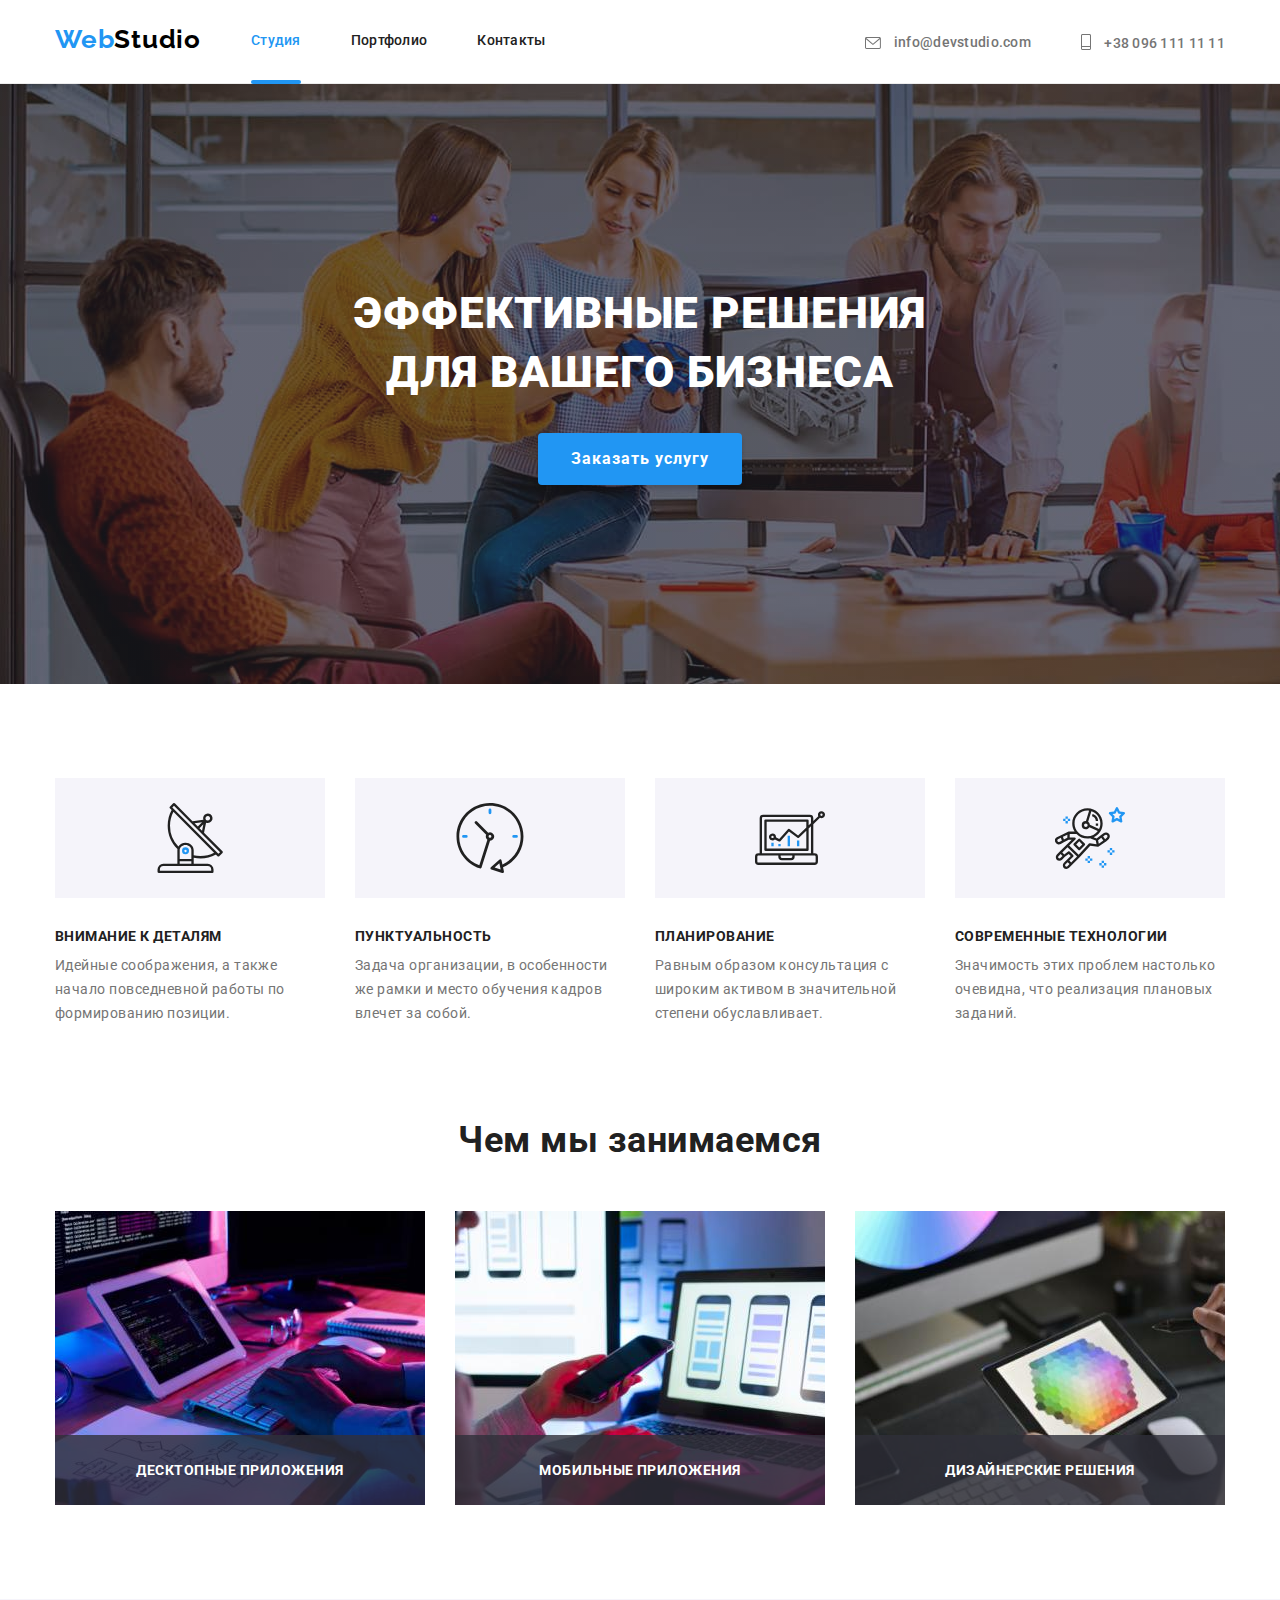
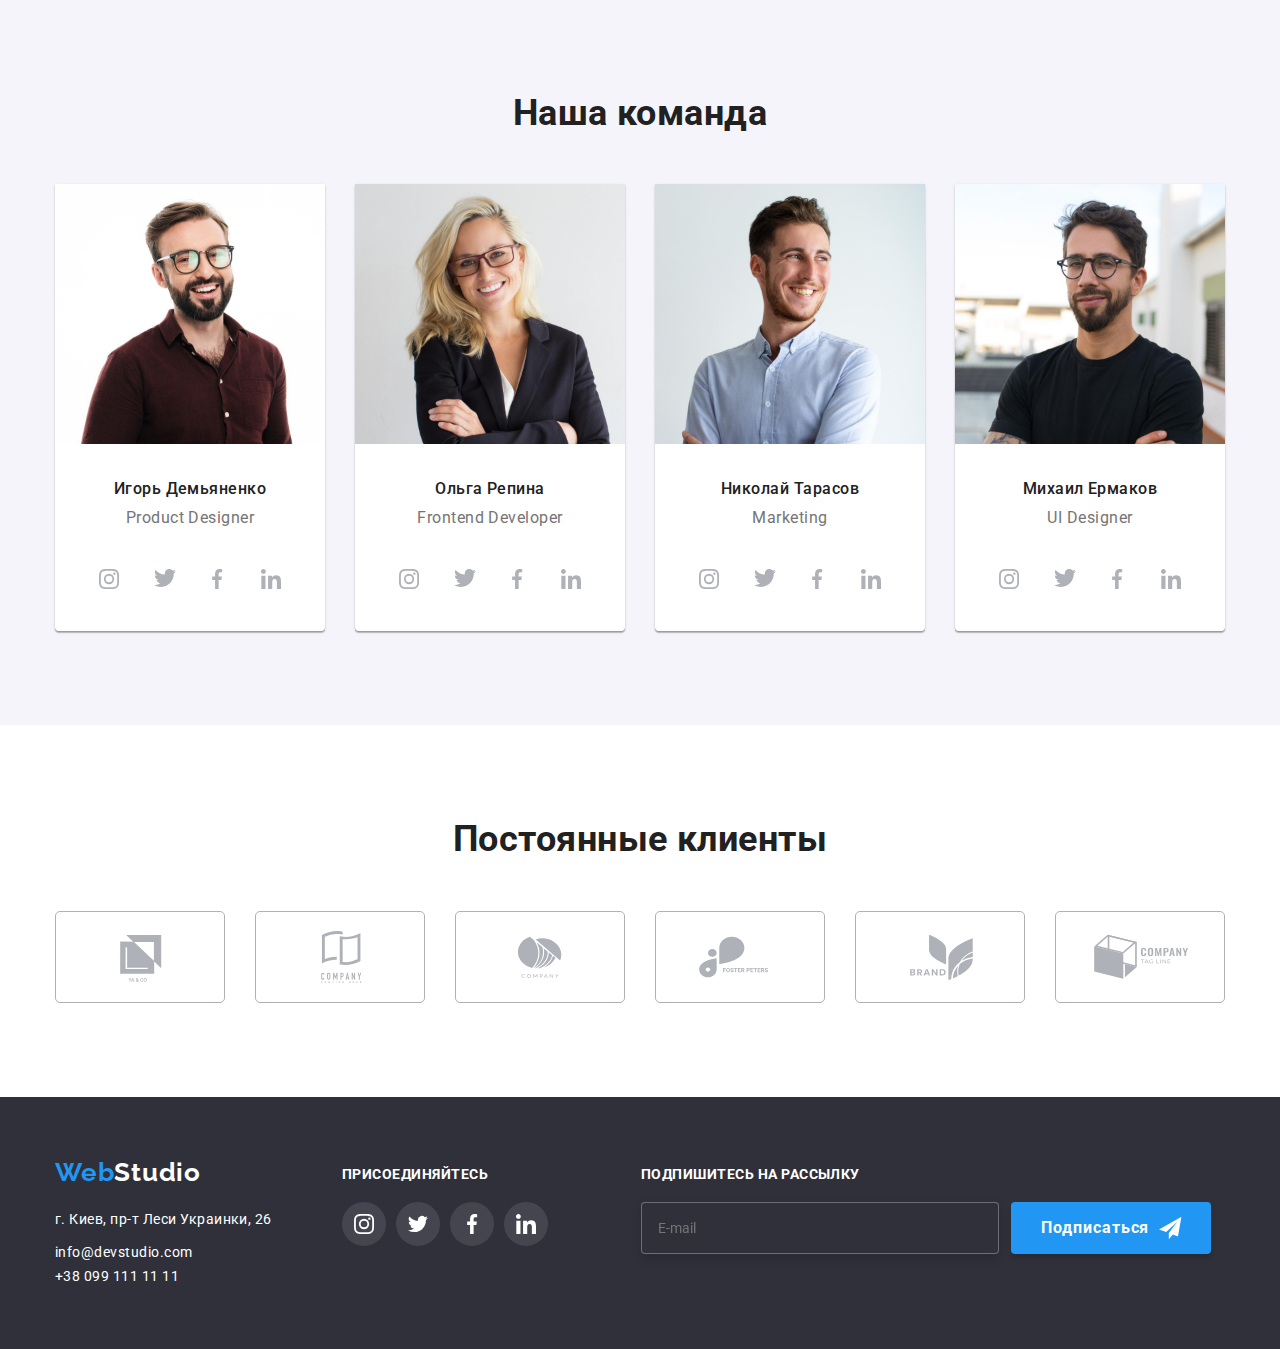
<file: index.html>
<!DOCTYPE html>
<html lang="ru">
  <head>
    <meta charset="UTF-8" />
    <meta http-equiv="X-UA-Compatible" content="IE=edge" />
    <meta name="viewport" content="width=device-width, initial-scale=1.0" />
    <title>Webstudio</title>
    <link rel="preconnect" href="https://fonts.gstatic.com" />
    <link
      href="https://fonts.googleapis.com/css2?family=Raleway:wght@700&family=Roboto:wght@400;500;700;900&display=swap"
      rel="stylesheet"
    />
    <link
      rel="stylesheet"
      href="https://cdnjs.cloudflare.com/ajax/libs/modern-normalize/1.0.0/modern-normalize.css"
    />
    <link rel="stylesheet" href="./css/main.min.css" />
  </head>
  <body>
    <!-- шапка сайта -->
    <header class="page-header">
      <div class="container page-header__container">
        <nav>
          <ul class="sait-nav list">
            <li class="sait-nav__item">
              <a href="./index.html" class="logo link sait-nav__link"
                ><span class="logo__label">Web</span>Studio</a
              >
            </li>
            <li class="sait-nav__item">
              <a
                href="./index.html"
                class="link sait-nav__link sait-nav__current"
                >Студия</a
              >
            </li>
            <li class="sait-nav__item">
              <a href="./portfolio.html" class="link sait-nav__link"
                >Портфолио</a
              >
            </li>
            <li class="sait-nav__item">
              <a href="/" class="link sait-nav__link">Контакты</a>
            </li>
          </ul>
        </nav>
        <ul class="contact list">
          <li class="contact__item">
            <a href="mailto:info@devstudio.com" class="contact__link link"
              ><svg class="contact__svg svg-icon" width="16" height="12">
                <use href="./img/symbol-defs.svg#icon-envelope"></use>
              </svg>
              info@devstudio.com</a
            >
          </li>
          <li class="contact__item">
            <a href="tel:+380961111111" class="contact__link link"
              ><svg class="contact__svg svg-icon" width="10" height="16">
                <use href="./img/symbol-defs.svg#icon-vector"></use>
              </svg>
              +38 096 111 11 11</a
            >
          </li>
        </ul>
      </div>
    </header>
    <section class="hero overlay">
      <div class="container">
        <h1 class="hero__text">
          Эффективные решения <br />
          для вашего бизнеса
        </h1>
        <button data-modal-open type="button" class="button">
          Заказать услугу
        </button>
      </div>
    </section>
    <section class="features section">
      <div class="container">
        <ul class="features__list list">
          <li class="features__item">
            <div class="features__svg">
              <svg class="features__icon">
                <use
                  href="./img/symbol-defs.svg#icon-antena"
                  width="70"
                  height="70"
                ></use>
              </svg>
            </div>
            <h3 class="features__title">Внимание к деталям</h3>
            <p class="features__subtitle">
              Идейные соображения, а также начало повседневной работы по
              формированию позиции.
            </p>
          </li>
          <li class="features__item">
            <div class="features__svg">
              <svg class="features__icon">
                <use
                  href="./img/symbol-defs.svg#icon-clock"
                  width="70"
                  height="70"
                ></use>
              </svg>
            </div>
            <h3 class="features__title">Пунктуальность</h3>
            <p class="features__subtitle">
              Задача организации, в особенности же рамки и место обучения кадров
              влечет за собой.
            </p>
          </li>
          <li class="features__item">
            <div class="features__svg">
              <svg class="features__icon">
                <use
                  href="./img/symbol-defs.svg#icon-diagram"
                  width="70"
                  height="70"
                ></use>
              </svg>
            </div>
            <h3 class="features__title">Планирование</h3>
            <p class="features__subtitle">
              Равным образом консультация с широким активом в значительной
              степени обуславливает.
            </p>
          </li>
          <li class="features__item">
            <div class="features__svg">
              <svg class="features__icon">
                <use
                  href="./img/symbol-defs.svg#icon-astronaut"
                  width="70"
                  height="70"
                ></use>
              </svg>
            </div>
            <h3 class="features__title">Современные технологии</h3>
            <p class="features__subtitle">
              Значимость этих проблем настолько очевидна, что реализация
              плановых заданий.
            </p>
          </li>
        </ul>
        <h2 class="features__headline">Чем мы занимаемся</h2>
        <ul class="gallery list">
          <li class="gallery__item">
            <img
              class="gallery__img"
              src="./img/box1.jpg"
              alt="работа с html документом"
              width="370"
            />
            <div class="gallery__thumb">
              <h3 class="gallery__title">Десктопные приложения</h3>
            </div>
          </li>
          <li class="gallery__item">
            <img
              class="gallery__img"
              src="./img/box2.jpg"
              alt="создание макета"
              width="370"
            />
            <div class="gallery__thumb">
              <h3 class="gallery__title">Мобильные приложения</h3>
            </div>
          </li>
          <li class="gallery__item">
            <img
              class="gallery__img"
              src="./img/box3.jpg"
              alt="выбор палитры"
              width="370"
            />
            <div class="gallery__thumb">
              <h3 class="gallery__title">Дизайнерские решения</h3>
            </div>
          </li>
        </ul>
      </div>
    </section>
    <section class="team section">
      <div class="container">
        <h2 class="team__headline">Наша команда</h2>
        <ul class="team__list list">
          <li class="team__item">
            <img
              src="./img/photo1.jpg"
              alt="фото сотрудника компании"
              width="270"
            />
            <h3 class="team__title">Игорь Демьяненко</h3>
            <p class="team__text">Product Designer</p>
            <ul class="list team-contact">
              <li class="team-contact__item">
                <a href="./" class="team-contact__link link"
                  ><svg
                    class="team-contact__svg instagram"
                    width="44"
                    height="44"
                  >
                    <use href="./img/symbol-defs.svg#icon-instagram"></use>
                  </svg>
                </a>
              </li>
              <li class="team-contact__item">
                <a href="" class="team-contact__link link"
                  ><svg
                    class="team-contact__svg team-contact__svg--twitter"
                    width="32"
                    height="32"
                  >
                    <use href="./img/symbol-defs.svg#icon-twitter"></use>
                  </svg>
                </a>
              </li>
              <li class="team-contact__item">
                <a href="" class="team-contact__link link"
                  ><svg
                    class="team-contact__svg facebook"
                    width="44"
                    height="44"
                  >
                    <use href="./img/symbol-defs.svg#icon-facebook"></use>
                  </svg>
                </a>
              </li>
              <li class="team-contact__item">
                <a href="" class="team-contact__link link"
                  ><svg
                    class="team-contact__svg inkedin"
                    width="44"
                    height="44"
                  >
                    <use href="./img/symbol-defs.svg#icon-linkedin"></use>
                  </svg>
                </a>
              </li>
            </ul>
          </li>
          <li class="team__item">
            <img
              src="./img/photo2.jpg"
              alt="фото сотрудника компании"
              width="270"
            />
            <h3 class="team__title">Ольга Репина</h3>
            <p class="team__text">Frontend Developer</p>
            <ul class="list team-contact">
              <li class="team-contact__item">
                <a href="./" class="team-contact__link link"
                  ><svg
                    class="team-contact__svg instagram"
                    width="44"
                    height="44"
                  >
                    <use href="./img/symbol-defs.svg#icon-instagram"></use>
                  </svg>
                </a>
              </li>
              <li class="team-contact__item">
                <a href="" class="team-contact__link link"
                  ><svg
                    class="team-contact__svg team-contact__svg--twitter"
                    width="32"
                    height="32"
                  >
                    <use href="./img/symbol-defs.svg#icon-twitter"></use>
                  </svg>
                </a>
              </li>
              <li class="team-contact__item">
                <a href="" class="team-contact__link link"
                  ><svg
                    class="team-contact__svg facebook"
                    width="44"
                    height="44"
                  >
                    <use href="./img/symbol-defs.svg#icon-facebook"></use>
                  </svg>
                </a>
              </li>
              <li class="team-contact__item">
                <a href="" class="team-contact__link link"
                  ><svg
                    class="team-contact__svg inkedin"
                    width="44"
                    height="44"
                  >
                    <use href="./img/symbol-defs.svg#icon-linkedin"></use>
                  </svg>
                </a>
              </li>
            </ul>
          </li>
          <li class="team__item">
            <img
              src="./img/photo3.jpg"
              alt="фото сотрудника компании"
              width="270"
            />
            <h3 class="team__title">Николай Тарасов</h3>
            <p class="team__text">Marketing</p>
            <ul class="list team-contact">
              <li class="team-contact__item">
                <a href="./" class="team-contact__link link"
                  ><svg
                    class="team-contact__svg instagram"
                    width="44"
                    height="44"
                  >
                    <use href="./img/symbol-defs.svg#icon-instagram"></use>
                  </svg>
                </a>
              </li>
              <li class="team-contact__item">
                <a href="" class="team-contact__link link"
                  ><svg
                    class="team-contact__svg team-contact__svg--twitter"
                    width="32"
                    height="32"
                  >
                    <use href="./img/symbol-defs.svg#icon-twitter"></use>
                  </svg>
                </a>
              </li>
              <li class="team-contact__item">
                <a href="" class="team-contact__link link"
                  ><svg
                    class="team-contact__svg facebook"
                    width="44"
                    height="44"
                  >
                    <use href="./img/symbol-defs.svg#icon-facebook"></use>
                  </svg>
                </a>
              </li>
              <li class="team-contact__item">
                <a href="" class="team-contact__link link"
                  ><svg
                    class="team-contact__svg inkedin"
                    width="44"
                    height="44"
                  >
                    <use href="./img/symbol-defs.svg#icon-linkedin"></use>
                  </svg>
                </a>
              </li>
            </ul>
          </li>
          <li class="team__item">
            <img
              src="./img/photo4.jpg"
              alt="фото сотрудника компании"
              width="270"
            />
            <h3 class="team__title">Михаил Ермаков</h3>
            <p class="team__text">UI Designer</p>
            <ul class="list team-contact">
              <li class="team-contact__item">
                <a href="./" class="team-contact__link link"
                  ><svg
                    class="team-contact__svg instagram"
                    width="44"
                    height="44"
                  >
                    <use href="./img/symbol-defs.svg#icon-instagram"></use>
                  </svg>
                </a>
              </li>
              <li class="team-contact__item">
                <a href="" class="team-contact__link link"
                  ><svg
                    class="team-contact__svg team-contact__svg--twitter"
                    width="32"
                    height="32"
                  >
                    <use href="./img/symbol-defs.svg#icon-twitter"></use>
                  </svg>
                </a>
              </li>
              <li class="team-contact__item">
                <a href="" class="team-contact__link link"
                  ><svg
                    class="team-contact__svg facebook"
                    width="44"
                    height="44"
                  >
                    <use href="./img/symbol-defs.svg#icon-facebook"></use>
                  </svg>
                </a>
              </li>
              <li class="team-contact__item">
                <a href="" class="team-contact__link link"
                  ><svg
                    class="team-contact__svg inkedin"
                    width="44"
                    height="44"
                  >
                    <use href="./img/symbol-defs.svg#icon-linkedin"></use>
                  </svg>
                </a>
              </li>
            </ul>
          </li>
        </ul>
      </div>
    </section>
    <section class="section clients">
      <div class="container">
        <h2 class="clients__headline">Постоянные клиенты</h2>
        <ul class="clients__list list">
          <li class="clients__item">
            <a href="" class="clients__link">
              <svg class="clients__icon" width="170" height="92">
                <use href="./img/symbol-defs.svg#icon-client1"></use>
              </svg>
            </a>
          </li>
          <li class="clients__item">
            <a href="" class="clients__link"
              ><svg class="clients__icon" width="170" height="92">
                <use href="./img/symbol-defs.svg#icon-client2"></use>
              </svg>
            </a>
          </li>
          <li class="clients__item">
            <a href="" class="clients__link"
              ><svg class="clients__icon" width="170" height="92">
                <use href="./img/symbol-defs.svg#icon-client3"></use>
              </svg>
            </a>
          </li>
          <li class="clients__item">
            <a href="" class="clients__link"
              ><svg class="clients__icon" width="170" height="92">
                <use href="./img/symbol-defs.svg#icon-client4"></use>
              </svg>
            </a>
          </li>
          <li class="clients__item">
            <a href="" class="clients__link"
              ><svg class="clients__icon" width="170" height="92">
                <use href="./img/symbol-defs.svg#icon-client5"></use>
              </svg>
            </a>
          </li>
          <li class="clients__item">
            <a href="" class="clients__link"
              ><svg class="clients__icon" width="170" height="92">
                <use href="./img/symbol-defs.svg#icon-client6"></use>
              </svg>
            </a>
          </li>
        </ul>
      </div>
    </section>
    <footer class="footer">
      <div class="container flexbox">
        <div class="address-list">
          <a href="./index.html" class="footer__logo"
            ><span class="footer__label">Web</span>Studio</a
          >
          <address class="address">
            <ul class="address__list list">
              <li class="address__item">
                <a>г. Киев, пр-т Леси Украинки, 26</a>
              </li>
              <li class="address__item">
                <a href="mailto:info@devstudio.com" class="address__link link"
                  >info@devstudio.com</a
                >
              </li>
              <li class="address__item">
                <a href="tel:+380961111111" class="address__link link"
                  >+38 099 111 11 11</a
                >
              </li>
            </ul>
          </address>
        </div>
        <div class="social-link">
          <h3 class="footer__title">присоединяйтесь</h3>
          <ul class="list social">
            <li class="social__item">
              <a href="" class="social__link link"
                ><svg class="social__icon" width="44" height="44">
                  <use href="./img/symbol-defs.svg#icon-instagram-card"></use>
                </svg>
              </a>
            </li>
            <li class="social__item">
              <a href="" class="social__link link"
                ><svg class="social__icon" width="44" height="44">
                  <use href="./img/symbol-defs.svg#icon-twiter-card"></use>
                </svg>
              </a>
            </li>
            <li class="social__item">
              <a href="" class="social__link link"
                ><svg class="social__icon" width="44" height="44">
                  <use href="./img/symbol-defs.svg#icon-facebook-card"></use>
                </svg>
              </a>
            </li>
            <li class="social__item">
              <a href="" class="social__link link"
                ><svg class="social__icon" width="44" height="44">
                  <use href="./img/symbol-defs.svg#icon-linkedin-card"></use>
                </svg>
              </a>
            </li>
          </ul>
        </div>
        <div class="form">
          <h3 class="footer__title">Подпишитесь на рассылку</h3>
          <form class="form-section">
            <label for="email"></label>
            <input
              type="email"
              class="form-section__email"
              name="mail"
              id="email"
              placeholder="E-mail"
              autocomplete="off"
            />
            <button type="submit" class="form-button">
              Подписаться
              <svg class="form-button__send" width="24" height="24">
                <use href="./img/symbol-defs.svg#icon-send"></use>
              </svg>
            </button>
          </form>
        </div>
      </div>
    </footer>
    <div class="backdrop is-hidden" data-modal>
      <div class="modal">
        <form class="modal__form" autocomplete="off">
          <h3 class="modal__title">Оставьте свои данные, мы вам перезвоним</h3>
          <div class="form-field">
            <label for="name" class="form-field__label">Имя</label>
            <input
              type="text"
              name="user-name"
              class="form-field__input"
              id="name"
              required
            />
            <svg class="form-field__person icon" width="18" height="18">
              <use href="./img/symbol-defs.svg#icon-person"></use>
            </svg>
          </div>
          <div class="form-field">
            <label for="tel" class="form-field__label">Телефон</label>
            <input
              type="tel"
              name="user-phone"
              class="form-field__input"
              id="tel"
              required
              pattern="^[ 0-9]+$"
            />
            <svg class="form-field__phone icon" width="18" height="18">
              <use href="./img/symbol-defs.svg#icon-phone"></use>
            </svg>
          </div>
          <div class="form-field">
            <label for="mail" class="form-field__label">Почта</label>
            <input
              type="email"
              name="user-mail"
              class="form-field__input"
              id="mail"
              required
            />
            <svg class="form-field__email icon" width="18" height="18">
              <use href="./img/symbol-defs.svg#icon-email"></use>
            </svg>
          </div>
          <label for="user-massage" class="form-field__label"
            >Комментарий</label
          >
          <textarea
            name="user-massage"
            id="user-massage"
            placeholder="Введите текст"
            class="form-field__textarea form-field__input"
          ></textarea>
          <div class="checkbox-field">
            <input
              name="checkbox"
              type="checkbox"
              id="checkbox"
              class="checkbox-field__check visually-hidden"
            />
            <label
              for="checkbox"
              class="form-field__label checkbox-field__label"
              >Соглашаюсь с рассылкой и принимаю
              <a href="#" class="checkbox-field__link"
                >Условия договора</a
              ></label
            >
          </div>
          <button type="submit" class="button button-modal">Отправить</button>
        </form>
        <button data-modal-close class="modal-close">
          <svg class="svg-icon-close" width="11" height="11">
            <use href="./img/symbol-defs.svg#icon-close"></use>
          </svg>
        </button>
      </div>
    </div>
    <script src="./js/modal.js"></script>
  </body>
</html>
</file>
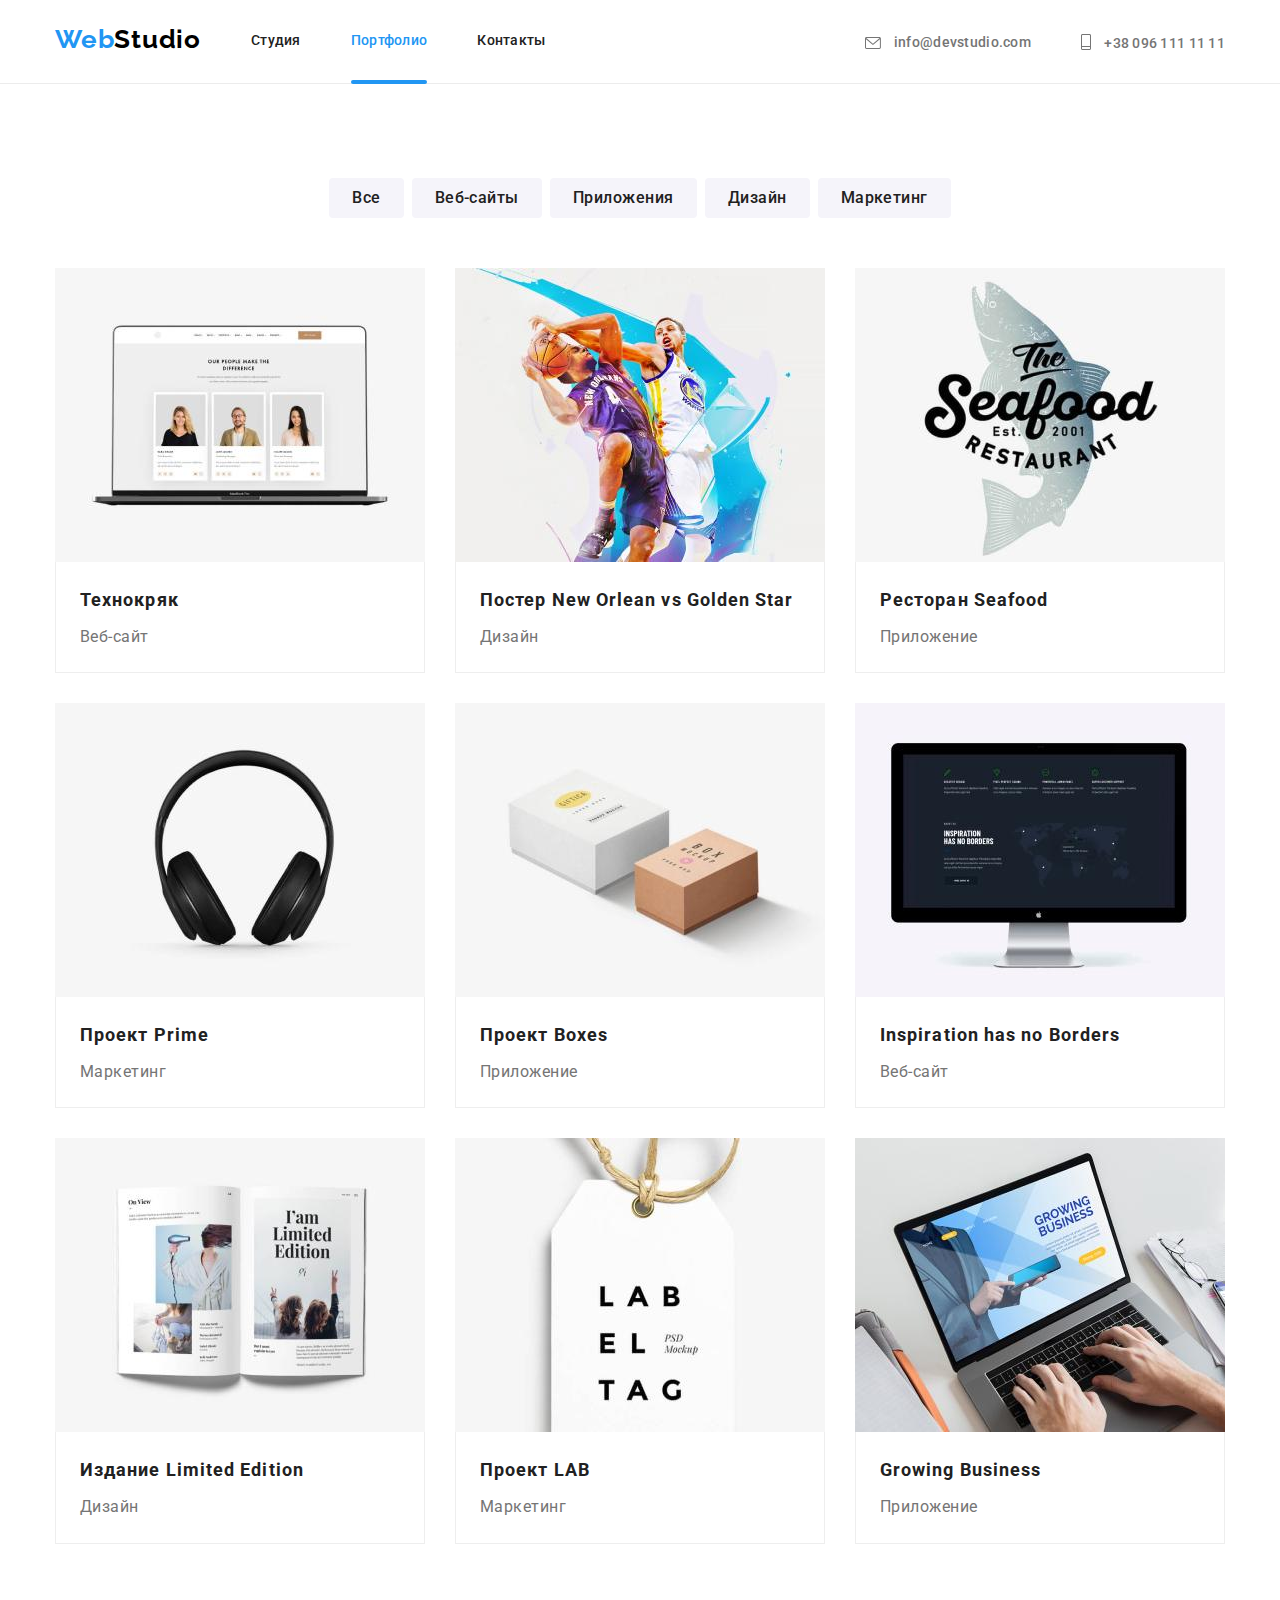
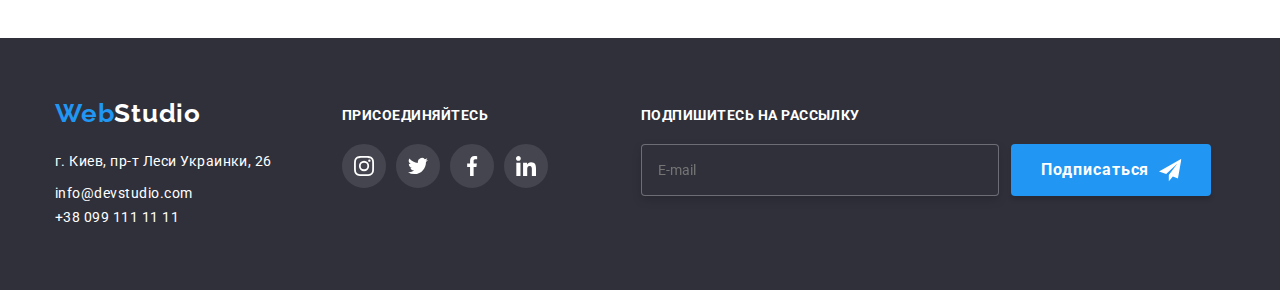
<file: portfolio.html>
<!DOCTYPE html>
<html lang="ru">
  <head>
    <meta charset="UTF-8" />
    <meta http-equiv="X-UA-Compatible" content="IE=edge" />
    <meta name="viewport" content="width=device-width, initial-scale=1.0" />
    <title>portfolio</title>
    <link rel="preconnect" href="https://fonts.gstatic.com" />
    <link
      href="https://fonts.googleapis.com/css2?family=Raleway:wght@700&family=Roboto:wght@400;500;700;900&display=swap"
      rel="stylesheet"
    />
    <link
      rel="stylesheet"
      href="https://cdnjs.cloudflare.com/ajax/libs/modern-normalize/1.0.0/modern-normalize.css"
    />
    <link rel="stylesheet" href="./css/main.min.css" />
  </head>
  <body>
    <!-- хедер -->
    <header class="page-header">
      <div class="container page-header__container">
        <nav>
          <ul class="sait-nav list">
            <li class="sait-nav__item">
              <a href="./index.html" class="logo link sait-nav__link"
                ><span class="logo__label">Web</span>Studio</a
              >
            </li>
            <li class="sait-nav__item">
              <a href="./index.html" class="link sait-nav__link">Студия</a>
            </li>
            <li class="sait-nav__item">
              <a
                href="./portfolio/portfolio.html"
                class="link sait-nav__link sait-nav__current"
                >Портфолио</a
              >
            </li>
            <li class="sait-nav__item">
              <a href="/" class="link sait-nav__link">Контакты</a>
            </li>
          </ul>
        </nav>
        <ul class="contact list">
          <li class="contact__item">
            <a href="mailto:info@devstudio.com" class="contact__link link"
              ><svg class="contact__svg svg-icon" width="16" height="12">
                <use href="./img/symbol-defs.svg#icon-envelope"></use>
              </svg>
              info@devstudio.com</a
            >
          </li>
          <li class="contact__item">
            <a href="tel:+380961111111" class="contact__link link"
              ><svg class="contact__svg svg-icon" width="10" height="16">
                <use href="./img/symbol-defs.svg#icon-vector"></use>
              </svg>
              +38 096 111 11 11</a
            >
          </li>
        </ul>
      </div>
    </header>
    <!-- портфолио -->
    <main class="main">
      <section class="project-section">
        <h1 class="visually-hidden">портфолио</h1>
        <div class="container project">
          <ul class="project__list list">
            <li class="project__item">
              <button type="button" class="project__button">Все</button>
            </li>
            <li class="project__item">
              <button type="button" class="project__button">Веб-сайты</button>
            </li>
            <li class="project__item">
              <button type="button" class="project__button">Приложения</button>
            </li>
            <li class="project__item">
              <button type="button" class="project__button">Дизайн</button>
            </li>
            <li class="project__item">
              <button type="button" class="project__button">Маркетинг</button>
            </li>
          </ul>
          <ul class="project-gallery list">
            <li class="project-gallery__item">
              <a href="" class="project-gallery__link">
                <div class="project-gallery__thumb">
                  <img
                    class="project-gallery__img"
                    src="./img/portfolio/img-1.jpg"
                    alt="страница сайта"
                    width="370"
                  />
                  <div class="overlay-card">
                    <p>
                      Технокряк это современная площадка распространения
                      коронавируса. Компании используют эту платформу для
                      цифрового шпионажа и атак на защищённые сервера
                      конкурентов.
                    </p>
                  </div>
                </div>
                <div class="project-gallery__card">
                  <h3 class="project-gallery__title">Технокряк</h3>
                  <p class="project-gallery__text">Веб-сайт</p>
                </div>
              </a>
            </li>
            <li class="project-gallery__item">
              <a href="" class="project-gallery__link">
                <div class="project-gallery__thumb">
                  <img
                    class="project-gallery__img"
                    src="./img/portfolio/img-2.jpg"
                    alt="баскетболисты нба"
                    width="370"
                  />
                  <div class="overlay-card">
                    <p>
                      Технокряк это современная площадка распространения
                      коронавируса. Компании используют эту платформу для
                      цифрового шпионажа и атак на защищённые сервера
                      конкурентов.
                    </p>
                  </div>
                </div>
                <div class="project-gallery__card">
                  <h3 class="project-gallery__title">
                    Постер New Orlean vs Golden Star
                  </h3>
                  <p class="project-gallery__text">Дизайн</p>
                </div>
              </a>
            </li>
            <li class="project-gallery__item">
              <a href="" class="project-gallery__link">
                <div class="project-gallery__thumb">
                  <img
                    class="project-gallery__img"
                    src="./img/portfolio/img-3.jpg"
                    alt="логотип ресторана"
                    width="370"
                  />
                  <div class="overlay-card">
                    <p>
                      Технокряк это современная площадка распространения
                      коронавируса. Компании используют эту платформу для
                      цифрового шпионажа и атак на защищённые сервера
                      конкурентов.
                    </p>
                  </div>
                </div>
                <div class="project-gallery__card">
                  <h3 class="project-gallery__title">Ресторан Seafood</h3>
                  <p class="project-gallery__text">Приложение</p>
                </div>
              </a>
            </li>
            <li class="project-gallery__item">
              <a href="" class="project-gallery__link">
                <div class="project-gallery__thumb">
                  <img
                    class="project-gallery__img"
                    src="./img/portfolio/img-4.jpg"
                    alt="наушники"
                    width="370"
                  />
                  <div class="overlay-card">
                    <p>
                      Технокряк это современная площадка распространения
                      коронавируса. Компании используют эту платформу для
                      цифрового шпионажа и атак на защищённые сервера
                      конкурентов.
                    </p>
                  </div>
                </div>
                <div class="project-gallery__card">
                  <h3 class="project-gallery__title">Проект Prime</h3>
                  <p class="project-gallery__text">Маркетинг</p>
                </div>
              </a>
            </li>
            <li class="project-gallery__item">
              <a href="" class="project-gallery__link">
                <div class="project-gallery__thumb">
                  <img
                    class="project-gallery__img"
                    src="./img/portfolio/img-5.jpg"
                    alt="две коробки"
                    width="370"
                  />
                  <div class="overlay-card">
                    <p>
                      Технокряк это современная площадка распространения
                      коронавируса. Компании используют эту платформу для
                      цифрового шпионажа и атак на защищённые сервера
                      конкурентов.
                    </p>
                  </div>
                </div>
                <div class="project-gallery__card">
                  <h3 class="project-gallery__title">Проект Boxes</h3>
                  <p class="project-gallery__text">Приложение</p>
                </div>
              </a>
            </li>
            <li class="project-gallery__item">
              <a href="" class="project-gallery__link">
                <div class="project-gallery__thumb">
                  <img
                    class="project-gallery__img"
                    src="./img/portfolio/img-6.jpg"
                    alt="веб сайт"
                    width="370"
                  />
                  <div class="overlay-card">
                    <p>
                      Технокряк это современная площадка распространения
                      коронавируса. Компании используют эту платформу для
                      цифрового шпионажа и атак на защищённые сервера
                      конкурентов.
                    </p>
                  </div>
                </div>
                <div class="project-gallery__card">
                  <h3 class="project-gallery__title">
                    Inspiration has no Borders
                  </h3>
                  <p class="project-gallery__text">Веб-сайт</p>
                </div>
              </a>
            </li>
            <li class="project-gallery__item">
              <a href="" class="project-gallery__link">
                <div class="project-gallery__thumb">
                  <img
                    class="project-gallery__img"
                    src="./img/portfolio/img-7.jpg"
                    alt="открытая книга"
                    width="370"
                  />
                  <div class="overlay-card">
                    <p>
                      Технокряк это современная площадка распространения
                      коронавируса. Компании используют эту платформу для
                      цифрового шпионажа и атак на защищённые сервера
                      конкурентов.
                    </p>
                  </div>
                </div>
                <div class="project-gallery__card">
                  <h3 class="project-gallery__title">
                    Издание Limited Edition
                  </h3>
                  <p class="project-gallery__text">Дизайн</p>
                </div>
              </a>
            </li>
            <li class="project-gallery__item">
              <a href="" class="project-gallery__link">
                <div class="project-gallery__thumb">
                  <img
                    class="project-gallery__img"
                    src="./img/portfolio/img-8.jpg"
                    alt="бирка с текстом"
                    width="370"
                  />
                  <div class="overlay-card">
                    <p>
                      Технокряк это современная площадка распространения
                      коронавируса. Компании используют эту платформу для
                      цифрового шпионажа и атак на защищённые сервера
                      конкурентов.
                    </p>
                  </div>
                </div>
                <div class="project-gallery__card">
                  <h3 class="project-gallery__title">Проект LAB</h3>
                  <p class="project-gallery__text">Маркетинг</p>
                </div>
              </a>
            </li>
            <li class="project-gallery__item">
              <a href="" class="project-gallery__link">
                <div class="project-gallery__thumb">
                  <img
                    class="project-gallery__img"
                    src="./img/portfolio/img-9.jpg"
                    alt="работа за лептопом"
                    width="370"
                  />
                  <div class="overlay-card">
                    <p>
                      Технокряк это современная площадка распространения
                      коронавируса. Компании используют эту платформу для
                      цифрового шпионажа и атак на защищённые сервера
                      конкурентов.
                    </p>
                  </div>
                </div>
                <div class="project-gallery__card">
                  <h3 class="project-gallery__title">Growing Business</h3>
                  <p class="project-gallery__text">Приложение</p>
                </div>
              </a>
            </li>
          </ul>
        </div>
      </section>
    </main>
    <!-- футер -->
    <footer class="footer">
      <div class="container flexbox">
        <div class="address">
          <a href="./index.html" class="footer__logo"
            ><span class="footer__label">Web</span>Studio</a
          >
          <address class="address">
            <ul class="address__list list">
              <li class="address__item">
                <a>г. Киев, пр-т Леси Украинки, 26</a>
              </li>
              <li class="address__item">
                <a href="mailto:info@devstudio.com" class="address__link link"
                  >info@devstudio.com</a
                >
              </li>
              <li class="address__item">
                <a href="tel:+380961111111" class="address__link link"
                  >+38 099 111 11 11</a
                >
              </li>
            </ul>
          </address>
        </div>
        <div class="social-link">
          <h3 class="footer__title">присоединяйтесь</h3>
          <ul class="list social">
            <li class="social__item">
              <a href="" class="social__link link"
                ><svg class="social__icon" width="44" height="44">
                  <use href="./img/symbol-defs.svg#icon-instagram-card"></use>
                </svg>
              </a>
            </li>
            <li class="social__item">
              <a href="" class="social__link link"
                ><svg class="social__icon" width="44" height="44">
                  <use href="./img/symbol-defs.svg#icon-twiter-card"></use>
                </svg>
              </a>
            </li>
            <li class="social__item">
              <a href="" class="social__link link"
                ><svg class="social__icon" width="44" height="44">
                  <use href="./img/symbol-defs.svg#icon-facebook-card"></use>
                </svg>
              </a>
            </li>
            <li class="social__item">
              <a href="" class="social__link link"
                ><svg class="social__icon" width="44" height="44">
                  <use href="./img/symbol-defs.svg#icon-linkedin-card"></use>
                </svg>
              </a>
            </li>
          </ul>
        </div>
        <div class="form">
          <h3 class="footer__title">Подпишитесь на рассылку</h3>
          <form class="form-section">
            <label for="email"></label>
            <input
              type="email"
              class="form-section__email"
              name="mail"
              id="email"
              placeholder="E-mail"
              autocomplete="off"
            />
            <button type="submit" class="form-button">
              Подписаться
              <svg class="form-button__send" width="24" height="24">
                <use href="./img/symbol-defs.svg#icon-send"></use>
              </svg>
            </button>
          </form>
        </div>
      </div>
    </footer>
  </body>
</html>
</file>
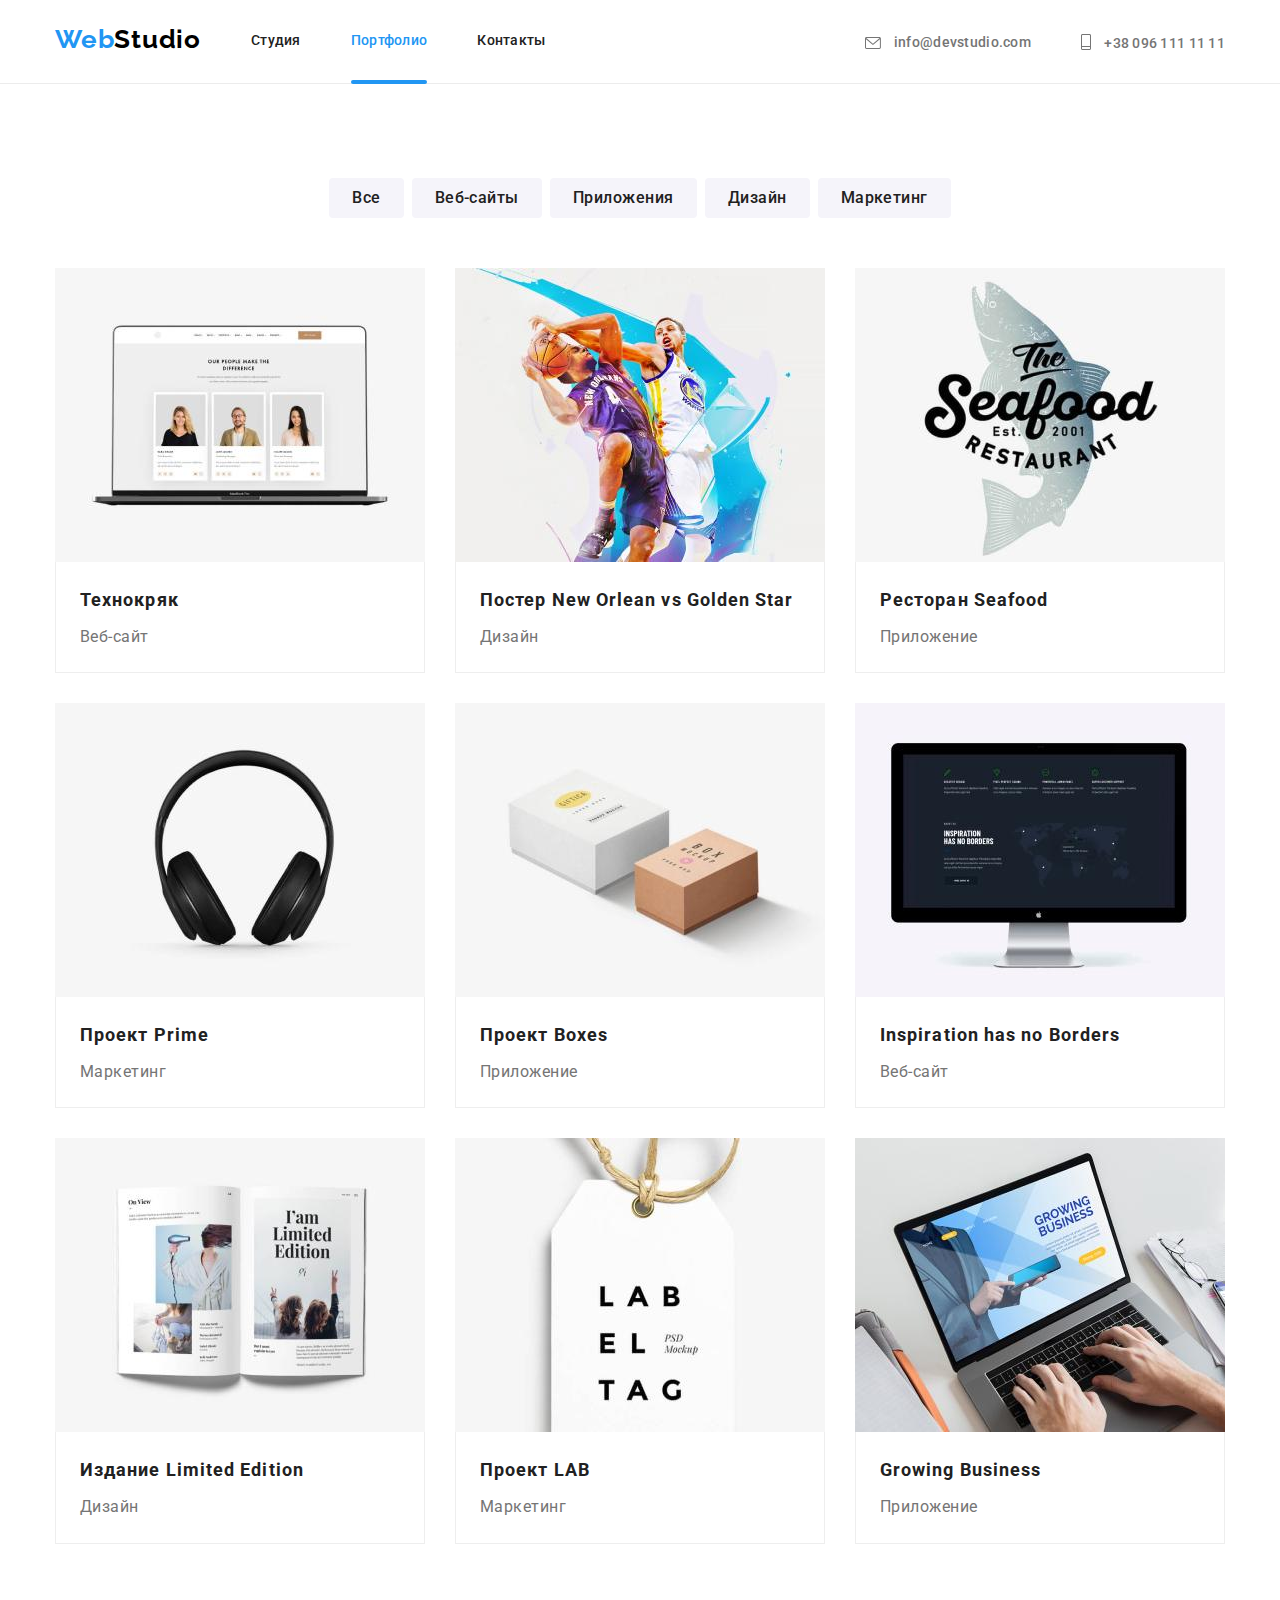
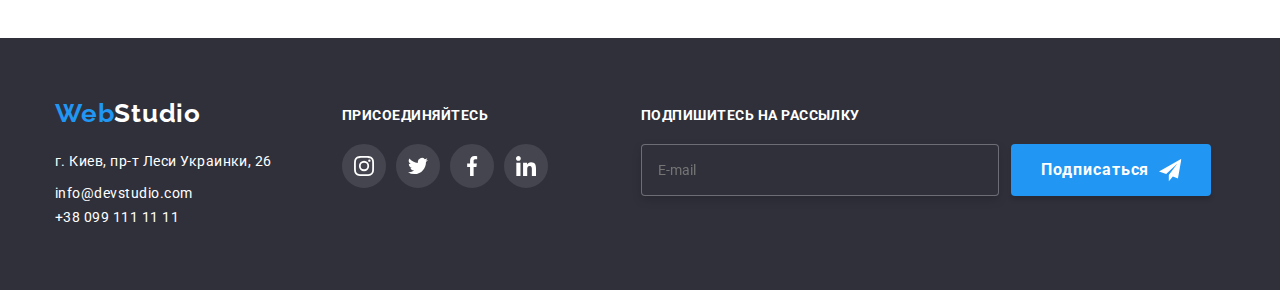
<file: portfolio/portfolio.html>
<!DOCTYPE html>
<html lang="ru">
  <head>
    <meta charset="UTF-8" />
    <meta http-equiv="X-UA-Compatible" content="IE=edge" />
    <meta name="viewport" content="width=device-width, initial-scale=1.0" />
    <title>portfolio</title>
    <link rel="preconnect" href="https://fonts.gstatic.com" />
    <link
      href="https://fonts.googleapis.com/css2?family=Raleway:wght@700&family=Roboto:wght@400;500;700;900&display=swap"
      rel="stylesheet"
    />
    <link
      rel="stylesheet"
      href="https://cdnjs.cloudflare.com/ajax/libs/modern-normalize/1.0.0/modern-normalize.css"
    />
    <link rel="stylesheet" href="../css/main.min.css" />
  </head>
  <body>
    <!-- хедер -->
    <header class="page-header">
      <div class="container page-header__container">
        <nav>
          <ul class="sait-nav list">
            <li class="sait-nav__item">
              <a href="../index.html" class="logo link sait-nav__link"
                ><span class="logo__label">Web</span>Studio</a
              >
            </li>
            <li class="sait-nav__item">
              <a href="../index.html" class="link sait-nav__link">Студия</a>
            </li>
            <li class="sait-nav__item">
              <a
                href="../portfolio/portfolio.html"
                class="link sait-nav__link sait-nav__current"
                >Портфолио</a
              >
            </li>
            <li class="sait-nav__item">
              <a href="/" class="link sait-nav__link">Контакты</a>
            </li>
          </ul>
        </nav>
        <ul class="contact list">
          <li class="contact__item">
            <a href="mailto:info@devstudio.com" class="contact__link link"
              ><svg class="contact__svg svg-icon" width="16" height="12">
                <use href="../img/symbol-defs.svg#icon-envelope"></use>
              </svg>
              info@devstudio.com</a
            >
          </li>
          <li class="contact__item">
            <a href="tel:+380961111111" class="contact__link link"
              ><svg class="contact__svg svg-icon" width="10" height="16">
                <use href="../img/symbol-defs.svg#icon-vector"></use>
              </svg>
              +38 096 111 11 11</a
            >
          </li>
        </ul>
      </div>
    </header>
    <!-- портфолио -->
    <main class="main">
      <section class="project-section">
        <h1 class="visually-hidden">портфолио</h1>
        <div class="container project">
          <ul class="project__list list">
            <li class="project__item">
              <button type="button" class="project__button">Все</button>
            </li>
            <li class="project__item">
              <button type="button" class="project__button">Веб-сайты</button>
            </li>
            <li class="project__item">
              <button type="button" class="project__button">Приложения</button>
            </li>
            <li class="project__item">
              <button type="button" class="project__button">Дизайн</button>
            </li>
            <li class="project__item">
              <button type="button" class="project__button">Маркетинг</button>
            </li>
          </ul>
          <ul class="project-gallery list">
            <li class="project-gallery__item">
              <a href="" class="project-gallery__link">
                <div class="project-gallery__thumb">
                  <img
                    class="project-gallery__img"
                    src="../img/portfolio/img-1.jpg"
                    alt="страница сайта"
                    width="370"
                  />
                  <div class="overlay-card">
                    <p>
                      Технокряк это современная площадка распространения
                      коронавируса. Компании используют эту платформу для
                      цифрового шпионажа и атак на защищённые сервера
                      конкурентов.
                    </p>
                  </div>
                </div>
                <div class="project-gallery__card">
                  <h3 class="project-gallery__title">Технокряк</h3>
                  <p class="project-gallery__text">Веб-сайт</p>
                </div>
              </a>
            </li>
            <li class="project-gallery__item">
              <a href="" class="project-gallery__link">
                <div class="project-gallery__thumb">
                  <img
                    class="project-gallery__img"
                    src="../img/portfolio/img-2.jpg"
                    alt="баскетболисты нба"
                    width="370"
                  />
                  <div class="overlay-card">
                    <p>
                      Технокряк это современная площадка распространения
                      коронавируса. Компании используют эту платформу для
                      цифрового шпионажа и атак на защищённые сервера
                      конкурентов.
                    </p>
                  </div>
                </div>
                <div class="project-gallery__card">
                  <h3 class="project-gallery__title">
                    Постер New Orlean vs Golden Star
                  </h3>
                  <p class="project-gallery__text">Дизайн</p>
                </div>
              </a>
            </li>
            <li class="project-gallery__item">
              <a href="" class="project-gallery__link">
                <div class="project-gallery__thumb">
                  <img
                    class="project-gallery__img"
                    src="../img/portfolio/img-3.jpg"
                    alt="логотип ресторана"
                    width="370"
                  />
                  <div class="overlay-card">
                    <p>
                      Технокряк это современная площадка распространения
                      коронавируса. Компании используют эту платформу для
                      цифрового шпионажа и атак на защищённые сервера
                      конкурентов.
                    </p>
                  </div>
                </div>
                <div class="project-gallery__card">
                  <h3 class="project-gallery__title">Ресторан Seafood</h3>
                  <p class="project-gallery__text">Приложение</p>
                </div>
              </a>
            </li>
            <li class="project-gallery__item">
              <a href="" class="project-gallery__link">
                <div class="project-gallery__thumb">
                  <img
                    class="project-gallery__img"
                    src="../img/portfolio/img-4.jpg"
                    alt="наушники"
                    width="370"
                  />
                  <div class="overlay-card">
                    <p>
                      Технокряк это современная площадка распространения
                      коронавируса. Компании используют эту платформу для
                      цифрового шпионажа и атак на защищённые сервера
                      конкурентов.
                    </p>
                  </div>
                </div>
                <div class="project-gallery__card">
                  <h3 class="project-gallery__title">Проект Prime</h3>
                  <p class="project-gallery__text">Маркетинг</p>
                </div>
              </a>
            </li>
            <li class="project-gallery__item">
              <a href="" class="project-gallery__link">
                <div class="project-gallery__thumb">
                  <img
                    class="project-gallery__img"
                    src="../img/portfolio/img-5.jpg"
                    alt="две коробки"
                    width="370"
                  />
                  <div class="overlay-card">
                    <p>
                      Технокряк это современная площадка распространения
                      коронавируса. Компании используют эту платформу для
                      цифрового шпионажа и атак на защищённые сервера
                      конкурентов.
                    </p>
                  </div>
                </div>
                <div class="project-gallery__card">
                  <h3 class="project-gallery__title">Проект Boxes</h3>
                  <p class="project-gallery__text">Приложение</p>
                </div>
              </a>
            </li>
            <li class="project-gallery__item">
              <a href="" class="project-gallery__link">
                <div class="project-gallery__thumb">
                  <img
                    class="project-gallery__img"
                    src="../img/portfolio/img-6.jpg"
                    alt="веб сайт"
                    width="370"
                  />
                  <div class="overlay-card">
                    <p>
                      Технокряк это современная площадка распространения
                      коронавируса. Компании используют эту платформу для
                      цифрового шпионажа и атак на защищённые сервера
                      конкурентов.
                    </p>
                  </div>
                </div>
                <div class="project-gallery__card">
                  <h3 class="project-gallery__title">
                    Inspiration has no Borders
                  </h3>
                  <p class="project-gallery__text">Веб-сайт</p>
                </div>
              </a>
            </li>
            <li class="project-gallery__item">
              <a href="" class="project-gallery__link">
                <div class="project-gallery__thumb">
                  <img
                    class="project-gallery__img"
                    src="../img/portfolio/img-7.jpg"
                    alt="открытая книга"
                    width="370"
                  />
                  <div class="overlay-card">
                    <p>
                      Технокряк это современная площадка распространения
                      коронавируса. Компании используют эту платформу для
                      цифрового шпионажа и атак на защищённые сервера
                      конкурентов.
                    </p>
                  </div>
                </div>
                <div class="project-gallery__card">
                  <h3 class="project-gallery__title">
                    Издание Limited Edition
                  </h3>
                  <p class="project-gallery__text">Дизайн</p>
                </div>
              </a>
            </li>
            <li class="project-gallery__item">
              <a href="" class="project-gallery__link">
                <div class="project-gallery__thumb">
                  <img
                    class="project-gallery__img"
                    src="../img/portfolio/img-8.jpg"
                    alt="бирка с текстом"
                    width="370"
                  />
                  <div class="overlay-card">
                    <p>
                      Технокряк это современная площадка распространения
                      коронавируса. Компании используют эту платформу для
                      цифрового шпионажа и атак на защищённые сервера
                      конкурентов.
                    </p>
                  </div>
                </div>
                <div class="project-gallery__card">
                  <h3 class="project-gallery__title">Проект LAB</h3>
                  <p class="project-gallery__text">Маркетинг</p>
                </div>
              </a>
            </li>
            <li class="project-gallery__item">
              <a href="" class="project-gallery__link">
                <div class="project-gallery__thumb">
                  <img
                    class="project-gallery__img"
                    src="../img/portfolio/img-9.jpg"
                    alt="работа за лептопом"
                    width="370"
                  />
                  <div class="overlay-card">
                    <p>
                      Технокряк это современная площадка распространения
                      коронавируса. Компании используют эту платформу для
                      цифрового шпионажа и атак на защищённые сервера
                      конкурентов.
                    </p>
                  </div>
                </div>
                <div class="project-gallery__card">
                  <h3 class="project-gallery__title">Growing Business</h3>
                  <p class="project-gallery__text">Приложение</p>
                </div>
              </a>
            </li>
          </ul>
        </div>
      </section>
    </main>
    <!-- футер -->
    <footer class="footer">
      <div class="container flexbox">
        <div class="address">
          <a href="../index.html" class="footer__logo"
            ><span class="footer__label">Web</span>Studio</a
          >
          <address class="address">
            <ul class="address__list list">
              <li class="address__item">
                <a>г. Киев, пр-т Леси Украинки, 26</a>
              </li>
              <li class="address__item">
                <a href="mailto:info@devstudio.com" class="address__link link"
                  >info@devstudio.com</a
                >
              </li>
              <li class="address__item">
                <a href="tel:+380961111111" class="address__link link"
                  >+38 099 111 11 11</a
                >
              </li>
            </ul>
          </address>
        </div>
        <div class="social-link">
          <h3 class="footer__title">присоединяйтесь</h3>
          <ul class="list social">
            <li class="social__item">
              <a href="" class="social__link link"
                ><svg class="social__icon" width="44" height="44">
                  <use href="../img/symbol-defs.svg#icon-instagram-card"></use>
                </svg>
              </a>
            </li>
            <li class="social__item">
              <a href="" class="social__link link"
                ><svg class="social__icon" width="44" height="44">
                  <use href="../img/symbol-defs.svg#icon-twiter-card"></use>
                </svg>
              </a>
            </li>
            <li class="social__item">
              <a href="" class="social__link link"
                ><svg class="social__icon" width="44" height="44">
                  <use href="../img/symbol-defs.svg#icon-facebook-card"></use>
                </svg>
              </a>
            </li>
            <li class="social__item">
              <a href="" class="social__link link"
                ><svg class="social__icon" width="44" height="44">
                  <use href="../img/symbol-defs.svg#icon-linkedin-card"></use>
                </svg>
              </a>
            </li>
          </ul>
        </div>
        <div class="form">
          <h3 class="footer__title">Подпишитесь на рассылку</h3>
          <form class="form-section">
            <label for="email"></label>
            <input
              type="email"
              class="form-section__email"
              name="mail"
              id="email"
              placeholder="E-mail"
              autocomplete="off"
            />
            <button type="submit" class="form-button">
              Подписаться
              <svg class="form-button__send" width="24" height="24">
                <use href="../img/symbol-defs.svg#icon-send"></use>
              </svg>
            </button>
          </form>
        </div>
      </div>
    </footer>
  </body>
</html>
</file>
<file: css/main.min.css>
body{color:#212121;background-color:#fff;font-family:roboto, sans-serif;letter-spacing:0.03em;margin:0;padding:0}.visually-hidden{position:absolute !important;clip:rect(1px 1px 1px 1px);clip:rect(1px, 1px, 1px, 1px);padding:0 !important;border:0 !important;height:1px !important;width:1px !important;overflow:hidden}h1,h2,h3,p,ul{margin:0;padding:0}.list{list-style:none}.link{text-decoration:none;-webkit-transition-property:color;transition-property:color;-webkit-transition-duration:250ms;transition-duration:250ms;-webkit-transition-timing-function:cubic-bezier(0.4, 0, 0.2, 1);transition-timing-function:cubic-bezier(0.4, 0, 0.2, 1)}.section{padding-top:94px;padding-bottom:94px}.container{width:1200px;padding-right:15px;padding-left:15px;margin:0 auto}.page-header{background-color:#fff;font-weight:500;font-size:14px;line-height:1.15;letter-spacing:0.02em;border-bottom:1px solid #ececec}.page-header__container{display:-webkit-box;display:-ms-flexbox;display:flex}.sait-nav{display:-webkit-box;display:-ms-flexbox;display:flex;-webkit-box-align:center;-ms-flex-align:center;align-items:center}.sait-nav__item{margin-right:50px}.sait-nav__item:last-child{margin-right:0}.sait-nav__item:first-child{padding-top:24px;padding-bottom:25px}.sait-nav__link{color:#212121;position:relative}.sait-nav__current::after{content:"";opacity:1;position:absolute;display:block;bottom:-36px;width:100%;height:4px;border-radius:2px;background-color:#2196f3}.sait-nav__current{color:#2196f3}.link{-webkit-transition-property:color;transition-property:color;-webkit-transition-duration:250ms;transition-duration:250ms;-webkit-transition-timing-function:cubic-bezier(0.4, 0, 0.2, 1);transition-timing-function:cubic-bezier(0.4, 0, 0.2, 1)}.link:hover,.link:focus{color:#2196f3}.contact{display:-webkit-box;display:-ms-flexbox;display:flex;-webkit-box-align:center;-ms-flex-align:center;align-items:center;margin-left:auto}.contact__item{padding-top:32px;padding-bottom:32px}.contact__item:last-child{margin-left:50px}.contact__link{color:#757575}.contact__link:hover,.contact__link:focus{color:#2196f3}.contact__svg{margin-right:10px;fill:currentColor;position:relative;top:2px}.logo{color:#000;font-family:Raleway, sans-serif;font-weight:700;font-size:26px;line-height:1.2;letter-spacing:0.03em;text-decoration:none}.logo__label{color:#2196f3}.logo:hover,.logo:focus{color:inherit}.hero{background-color:#2f303a;color:#fff;letter-spacing:0.06em;text-align:center;padding-top:200px;padding-bottom:200px}.hero__text{font-weight:900;font-size:44px;line-height:1.35;text-transform:uppercase;margin-top:0;margin-bottom:30px}.button{background-color:#2196f3;color:#fff;font-family:inherit;font-weight:700;cursor:pointer;font-size:16px;line-height:1.87;letter-spacing:0.06em;border-radius:4px;padding:10px 32px;min-width:200px;-webkit-box-shadow:0px 4px 4px rgba(0,0,0,0.15);box-shadow:0px 4px 4px rgba(0,0,0,0.15);border:1px solid transparent}.overlay{max-width:1600px;max-height:600px;margin-left:auto;margin-right:auto;background-image:-webkit-gradient(linear, left top, right top, from(rgba(47,48,58,0.4)), to(rgba(47,48,58,0.4))),url(../img/hero.jpg);background-image:linear-gradient(to right, rgba(47,48,58,0.4), rgba(47,48,58,0.4)),url(../img/hero.jpg);background-size:cover;background-repeat:no-repeat}.features__list{display:-webkit-box;display:-ms-flexbox;display:flex}.features__item{width:270px;margin-right:30px}.features__item:last-child{margin-right:0}.features__title{font-weight:700;font-size:14px;line-height:1.15;margin-bottom:10px;margin-top:30px;text-transform:uppercase}.features__subtitle{color:#757575;font-size:14px;line-height:1.7}.features__icon{padding-top:25px}.features .features__headline{font-size:36px;line-height:1.15;text-align:center;margin-bottom:50px;padding-top:94px}.features .features__svg{background-color:#f5f4fa;padding-left:100px;padding-right:100px;height:120px;display:-webkit-box;display:-ms-flexbox;display:flex}.gallery{display:-webkit-box;display:-ms-flexbox;display:flex;max-height:294px}.gallery__img{display:block}.gallery__item{margin-right:30px}.gallery__item:last-child{margin-right:0}.gallery__thumb{position:relative;bottom:70px;width:100%;background-color:rgba(47,48,58,0.8);color:#fff;text-align:center}.gallery__title{font-weight:700;font-size:14px;margin:0;padding-top:27px;padding-right:auto;padding-bottom:27px;padding-left:auto;text-transform:uppercase}.team{background-color:#f5f4fa}.team__list{display:-webkit-box;display:-ms-flexbox;display:flex}.team__item{background-color:#fff;margin-right:30px;-webkit-box-shadow:0px 1px 3px rgba(0,0,0,0.12),0px 1px 1px rgba(0,0,0,0.14),0px 2px 1px rgba(0,0,0,0.2);box-shadow:0px 1px 3px rgba(0,0,0,0.12),0px 1px 1px rgba(0,0,0,0.14),0px 2px 1px rgba(0,0,0,0.2);border-radius:0px 0px 4px 4px}.team__item:last-child{margin-right:0}.team__headline{font-size:36px;line-height:1.15;text-align:center;margin-bottom:50px}.team__title{font-weight:500;font-size:16px;line-height:1.2;text-align:center;padding-top:30px;margin-bottom:10px}.team__text{color:#757575;line-height:1.2;text-align:center;padding-bottom:30px}.team-contact{display:-webkit-box;display:-ms-flexbox;display:flex;padding-right:32px;padding-bottom:30px;padding-left:32px}.team-contact__link{color:#afb1b8;display:block;width:44px;height:44px;border-radius:50%;text-align:center;-webkit-transition-property:background-color, color;transition-property:background-color, color;-webkit-transition-duration:250ms;transition-duration:250ms;-webkit-transition-timing-function:cubic-bezier(0.4, 0, 0.2, 1);transition-timing-function:cubic-bezier(0.4, 0, 0.2, 1)}.team-contact__link:hover,.team-contact__link:focus{color:#fff;background-color:#2196f3}.team-contact__item:not(:last-child){margin-right:10px}.team-contact__svg{fill:currentColor}.team-contact__svg--twitter{padding-top:10px;padding-left:4px}.clients__headline{font-size:36px;line-height:1.15;text-align:center;margin-bottom:50px}.clients__list{display:-webkit-box;display:-ms-flexbox;display:flex}.clients__item:not(:last-child){margin-right:30px}.clients__link{color:#afb1b8;display:block;width:170px;height:92px;border-radius:5px;border:1px solid #afb1b8;-webkit-transition-property:color;transition-property:color;-webkit-transition-duration:250ms;transition-duration:250ms;-webkit-transition-timing-function:cubic-bezier(0.4, 0, 0.2, 1);transition-timing-function:cubic-bezier(0.4, 0, 0.2, 1)}.clients__link:hover,.clients__link:focus{color:#2196f3;border:1px solid #2196f3}.clients__icon{fill:currentColor}.flexbox{display:-webkit-box;display:-ms-flexbox;display:flex}.footer{background-color:#2f303a;font-size:14px;text-decoration:none;line-height:1.7;padding-top:60px;padding-bottom:60px}.footer__logo{font-family:Raleway, sans-serif;font-weight:700;font-size:26px;line-height:1.2;letter-spacing:0.03em;text-decoration:none;color:#fff}.footer__label{color:#2196f3}.footer__title{margin-bottom:20px;color:#fff;font-weight:700;font-size:14px;line-height:1.14;text-transform:uppercase}.address{color:#fff;font-style:inherit}.address__link{color:#fff;display:inline-block}.address__link:hover,.address__link:focus{color:#2196f3}.address__item:first-child{margin-top:20px;margin-bottom:9px;margin-right:70px}.social-link{padding-top:10px;margin-right:93px}.social{display:-webkit-box;display:-ms-flexbox;display:flex}.social__item:not(:last-child){margin-right:10px}.social__icon{fill:currentColor}.social__link{display:block;width:44px;height:44px;color:rgba(255,255,255,0.1);border-radius:50%}.form{padding-top:10px}.form__title{margin-bottom:20px}.form-section{display:-webkit-box;display:-ms-flexbox;display:flex}.form-sectioninput::-webkit-input-placeholder{color:rgba(255,255,255,0.6);font-weight:400;font-size:16px;line-height:1.25;letter-spacing:0.03em}.form-sectioninput:-ms-input-placeholder{color:rgba(255,255,255,0.6);font-weight:400;font-size:16px;line-height:1.25;letter-spacing:0.03em}.form-sectioninput::-ms-input-placeholder{color:rgba(255,255,255,0.6);font-weight:400;font-size:16px;line-height:1.25;letter-spacing:0.03em}.form-sectioninput::placeholder{color:rgba(255,255,255,0.6);font-weight:400;font-size:16px;line-height:1.25;letter-spacing:0.03em}.form-section__email{width:358px;margin-right:12px;border:1px solid rgba(255,255,255,0.3);-webkit-box-sizing:border-box;box-sizing:border-box;-webkit-filter:drop-shadow(0px 4px 4px rgba(0,0,0,0.15));filter:drop-shadow(0px 4px 4px rgba(0,0,0,0.15));border-radius:4px;color:#fff;background-color:#2f303a;padding-top:15px;padding-bottom:15px;padding-left:16px}.form-button{width:200px;padding-top:10px;padding-right:28px;padding-bottom:10px;padding-left:29px;background-color:#2196f3;color:#fff;font-weight:700;font-size:16px;line-height:1.87;letter-spacing:0.06em;display:-webkit-box;display:-ms-flexbox;display:flex;-webkit-box-align:center;-ms-flex-align:center;align-items:center;text-align:center;cursor:pointer;-webkit-box-shadow:0px 4px 4px rgba(0,0,0,0.15);box-shadow:0px 4px 4px rgba(0,0,0,0.15);border-radius:4px;border:1px solid transparent}.form-button__send{margin-left:10px}.backdrop{position:fixed;top:0;left:0;width:100%;height:100%;background-color:rgba(0,0,0,0.2);opacity:1;-webkit-transition:opacity 250ms cubic-bezier(0.4, 0, 0.2, 1);transition:opacity 250ms cubic-bezier(0.4, 0, 0.2, 1)}.is-hidden{opacity:0;pointer-events:none;visibility:inherit}.modal{position:absolute;top:50%;left:50%;-webkit-transform:translate(-50%, -50%) scale(1);transform:translate(-50%, -50%) scale(1);-webkit-transition:-webkit-transform 250ms cubic-bezier(0.4, 0, 0.2, 1);transition:-webkit-transform 250ms cubic-bezier(0.4, 0, 0.2, 1);transition:transform 250ms cubic-bezier(0.4, 0, 0.2, 1);transition:transform 250ms cubic-bezier(0.4, 0, 0.2, 1), -webkit-transform 250ms cubic-bezier(0.4, 0, 0.2, 1);min-width:528px;min-height:581px;padding:40px;background-color:#fff;-webkit-box-shadow:0px 1px 3px rgba(0,0,0,0.12),0px 1px 1px rgba(0,0,0,0.14),0px 2px 1px rgba(0,0,0,0.2);box-shadow:0px 1px 3px rgba(0,0,0,0.12),0px 1px 1px rgba(0,0,0,0.14),0px 2px 1px rgba(0,0,0,0.2);border-radius:4px}.modal__title{font-size:20px;line-height:1.15;text-align:center;letter-spacing:0.03em;margin-bottom:2px}.modal__form{display:-webkit-box;display:-ms-flexbox;display:flex;-webkit-box-orient:vertical;-webkit-box-direction:normal;-ms-flex-direction:column;flex-direction:column}.modal__form:focus{outline-color:#2196f3;-webkit-transition-duration:250ms;transition-duration:250ms;-webkit-transition-timing-function:cubic-bezier(0.4, 0, 0.2, 1);transition-timing-function:cubic-bezier(0.4, 0, 0.2, 1)}.form-field{display:-webkit-box;display:-ms-flexbox;display:flex;-webkit-box-orient:vertical;-webkit-box-direction:normal;-ms-flex-direction:column;flex-direction:column}.form-field:focus-within{fill:#2196f3;color:#2196f3;-webkit-transition-duration:250ms;transition-duration:250ms;-webkit-transition-timing-function:cubic-bezier(0.4, 0, 0.2, 1);transition-timing-function:cubic-bezier(0.4, 0, 0.2, 1)}.form-field__label{margin-top:10px;margin-bottom:4px;font-size:12px;line-height:1.16;color:#757575;letter-spacing:0.01em}.form-field__person{position:absolute;left:55.5px;top:103px}.form-field__phone{position:absolute;left:55.5px;top:171px}.form-field__email{position:absolute;left:55.5px;top:239px}.form-field__input{width:448px;height:40px;border:1px solid rgba(33,33,33,0.2);-webkit-box-sizing:border-box;box-sizing:border-box;border-radius:4px;padding-left:42px}.form-field__input:focus{outline-color:#2196f3;-webkit-transition-duration:250ms;transition-duration:250ms;-webkit-transition-timing-function:cubic-bezier(0.4, 0, 0.2, 1);transition-timing-function:cubic-bezier(0.4, 0, 0.2, 1)}.form-field__input::-webkit-input-placeholder{font-size:14px;line-height:1, 14;letter-spacing:0.01em;color:rgba(117,117,117,0.5)}.form-field__input:-ms-input-placeholder{font-size:14px;line-height:1, 14;letter-spacing:0.01em;color:rgba(117,117,117,0.5)}.form-field__input::-ms-input-placeholder{font-size:14px;line-height:1, 14;letter-spacing:0.01em;color:rgba(117,117,117,0.5)}.form-field__input::placeholder{font-size:14px;line-height:1, 14;letter-spacing:0.01em;color:rgba(117,117,117,0.5)}.form-field__textarea{resize:none;height:120px;padding:12px 16px}.checkbox-field{display:-webkit-inline-box;display:-ms-inline-flexbox;display:inline-flex;vertical-align:middle}.checkbox-field__label{display:inline-block;font-size:14px;font-weight:400;line-height:1.71;letter-spacing:0.03em;color:#757575;text-align:center;padding-left:37px;margin-top:20px}.checkbox-field__label::before{content:"";position:absolute;bottom:127px;left:52px;display:inline-block;width:16px;height:16px;border:2px solid #212121;border-radius:3px}.checkbox-field__link{color:#2196f3;-webkit-text-decoration-line:underline;text-decoration-line:underline}.checkbox-field__check:checked+.checkbox-field__label::before{background-color:#2196f3;background-origin:border-box;border:#2196f3;background-image:url(../img/icon-check.svg);-webkit-transition-duration:250ms;transition-duration:250ms;-webkit-transition-timing-function:cubic-bezier(0.4, 0, 0.2, 1);transition-timing-function:cubic-bezier(0.4, 0, 0.2, 1)}.button-modal{position:absolute;left:160px;bottom:40px;background-color:#188ce8;width:200px;margin-top:30px}.modal-close{position:absolute;top:9px;right:9px;width:30px;height:30px;border-radius:50%;border:1px solid rgba(0,0,0,0.1);background-color:#fff;cursor:pointer}.modal-close:hover,.modal-close:focus{fill:#2196f3;-webkit-transition-duration:250ms;transition-duration:250ms;-webkit-transition-timing-function:cubic-bezier(0.4, 0, 0.2, 1);transition-timing-function:cubic-bezier(0.4, 0, 0.2, 1)}.project-section{padding-top:94px;padding-bottom:94px}.project__button{background-color:#f5f4fa;color:#212121;cursor:pointer;font-family:inherit;font-size:16px;font-weight:500;line-height:1.6;letter-spacing:0.03em;border-radius:4px;min-width:73px;padding:6px 22px;border:1px solid transparent;-webkit-transition-property:background-color, color, -webkit-box-shadow;transition-property:background-color, color, -webkit-box-shadow;transition-property:background-color, color, box-shadow;transition-property:background-color, color, box-shadow, -webkit-box-shadow;-webkit-transition-duration:250ms;transition-duration:250ms;-webkit-transition-timing-function:cubic-bezier(0.4, 0, 0.2, 1);transition-timing-function:cubic-bezier(0.4, 0, 0.2, 1)}.project__item{margin-right:8px}.project__item:last-child{margin-right:0}.project__list{display:-webkit-box;display:-ms-flexbox;display:flex;-webkit-box-pack:center;-ms-flex-pack:center;justify-content:center;margin-bottom:50px;list-style:none}.project__button:hover,.project__button:focus{background-color:#2196f3;color:#fff;border:1px solid transparent;-webkit-box-shadow:0px 3px 1px rgba(0,0,0,0.1),0px 1px 2px rgba(0,0,0,0.08),0px 2px 2px rgba(0,0,0,0.12);box-shadow:0px 3px 1px rgba(0,0,0,0.1),0px 1px 2px rgba(0,0,0,0.08),0px 2px 2px rgba(0,0,0,0.12)}.project-gallery{display:-webkit-box;display:-ms-flexbox;display:flex;-ms-flex-wrap:wrap;flex-wrap:wrap;margin-right:-30px}.project-gallery__link{display:block;text-decoration:none;color:inherit;-webkit-transition-property:-webkit-box-shadow;transition-property:-webkit-box-shadow;transition-property:box-shadow;transition-property:box-shadow, -webkit-box-shadow;-webkit-transition-duration:250ms;transition-duration:250ms;-webkit-transition-timing-function:cubic-bezier(0.4, 0, 0.2, 1);transition-timing-function:cubic-bezier(0.4, 0, 0.2, 1)}.project-gallery__link:hover,.project-gallery__link:focus{-webkit-box-shadow:0px 1px 1px rgba(0,0,0,0.12),0px 4px 4px rgba(0,0,0,0.06),1px 4px 6px rgba(0,0,0,0.16);box-shadow:0px 1px 1px rgba(0,0,0,0.12),0px 4px 4px rgba(0,0,0,0.06),1px 4px 6px rgba(0,0,0,0.16)}.project-gallery__link:hover .overlay-card,.project-gallery__link:focus .overlay-card{-webkit-transform:translateY(-100%);transform:translateY(-100%)}.project-gallery__thumb{position:relative;overflow:hidden}.project-gallery__item{-ms-flex-preferred-size:calc(100% / 3 - 30px);flex-basis:calc(100% / 3 - 30px);margin-right:30px;margin-bottom:30px}.project-gallery__item:nth-child(3n){margin-right:0}.project-gallery__item:nth-child(n+7){margin-bottom:0}.project-gallery__img{display:block}.project-gallery__title{font-size:18px;line-height:2;letter-spacing:0.06em;margin-bottom:4px}.project-gallery__text{color:#757575;font-size:16px;line-height:1.9}.project-gallery__card{border:1px solid #eeeeee;border-top:transparent;width:370px;padding-top:20px;padding-right:24px;padding-bottom:20px;padding-left:24px}.overlay-card{position:absolute;top:100%;left:0;width:100%;padding:63px 24px;color:#fff;background-color:rgba(33,150,243,0.9);font-weight:normal;font-size:18px;line-height:1.56;letter-spacing:0.03em;-webkit-transition:-webkit-transform 250ms cubic-bezier(0.4, 0, 0.2, 1);transition:-webkit-transform 250ms cubic-bezier(0.4, 0, 0.2, 1);transition:transform 250ms cubic-bezier(0.4, 0, 0.2, 1);transition:transform 250ms cubic-bezier(0.4, 0, 0.2, 1), -webkit-transform 250ms cubic-bezier(0.4, 0, 0.2, 1)}
/*# sourceMappingURL=main.min.css.map */
</file>
